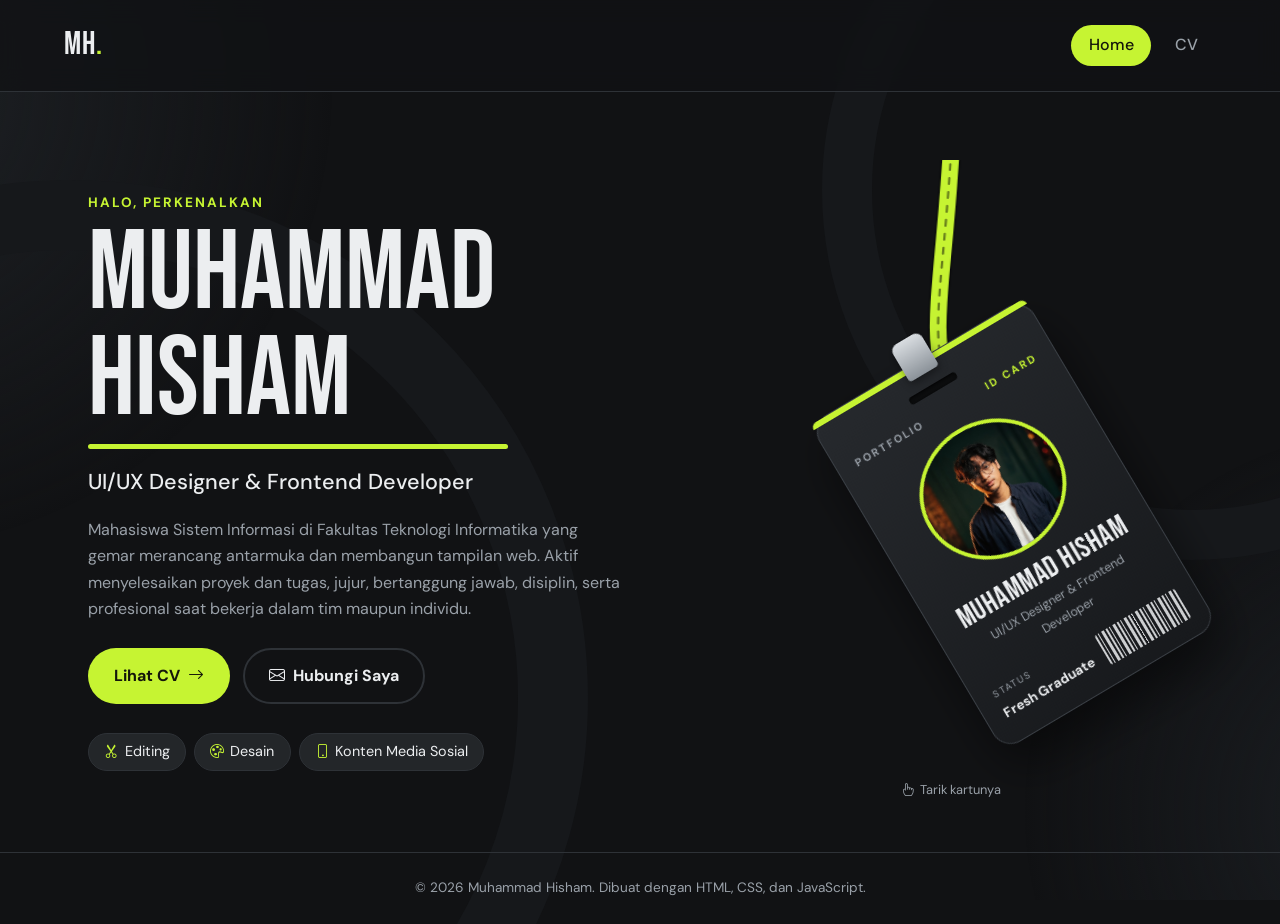
<file: index.html>
<!DOCTYPE html>
<html lang="id">
<head>
    <meta charset="UTF-8">
    <meta name="viewport" content="width=device-width, initial-scale=1">
    <title>Home — Muhammad Hisham</title>

    <link rel="preconnect" href="https://fonts.googleapis.com">
    <link rel="preconnect" href="https://fonts.gstatic.com" crossorigin>
    <link href="https://fonts.googleapis.com/css2?family=Bebas+Neue&family=DM+Sans:wght@400;500;700&display=swap" rel="stylesheet">
    <link rel="stylesheet" href="https://cdn.jsdelivr.net/npm/bootstrap-icons@1.11.3/font/bootstrap-icons.min.css">
    <link rel="stylesheet" href="css/style.css">
</head>
<body>
    <div class="bg-shapes" aria-hidden="true"></div>

    <header class="nav">
        <a href="index.html" class="nav__brand">MH<span>.</span></a>
        <nav class="nav__links">
            <a href="index.html" class="active">Home</a>
            <a href="cv.html">CV</a>
            <!-- Tambahkan menu lain (Proyek, Kontak, dll.) di sini nanti -->
        </nav>
    </header>

    <main>
        <section class="hero">
            <div class="hero__text reveal">
                <span class="eyebrow">Halo, perkenalkan</span>
                <h1 class="hero__name">Muhammad Hisham</h1>
                <span class="rule"></span>
                <p class="hero__role">UI/UX Designer &amp; Frontend Developer</p>
                <p class="hero__intro">
                    Mahasiswa Sistem Informasi di Fakultas Teknologi Informatika yang gemar
                    merancang antarmuka dan membangun tampilan web. Aktif menyelesaikan proyek
                    dan tugas, jujur, bertanggung jawab, disiplin, serta profesional saat bekerja
                    dalam tim maupun individu.
                </p>

                <div class="hero__actions">
                    <a href="cv.html" class="btn btn--primary">
                        Lihat CV <i class="bi bi-arrow-right"></i>
                    </a>
                    <a href="mailto:samsc405@gmail.com" class="btn btn--ghost">
                        <i class="bi bi-envelope"></i> Hubungi Saya
                    </a>
                </div>

                <ul class="chips">
                    <li class="chip"><i class="bi bi-scissors"></i> Editing</li>
                    <li class="chip"><i class="bi bi-palette"></i> Desain</li>
                    <li class="chip"><i class="bi bi-phone"></i> Konten Media Sosial</li>
                </ul>
            </div>

            <!-- Kartu ID bertali -->
            <div class="lanyard-stage" id="lanyard-stage">
                <canvas id="lanyard-canvas"></canvas>

                <div class="id-card" id="lanyard-card">
                    <div class="id-card__clip"></div>
                    <div class="id-card__slot"></div>

                    <div class="id-card__head">
                        <span>PORTFOLIO</span>
                        <span>ID CARD</span>
                    </div>

                    <div class="id-card__photo">
                        <img src="images/foto-hisham.jpg" alt="Foto Muhammad Hisham" draggable="false">
                    </div>

                    <div class="id-card__body">
                        <h3>Muhammad Hisham</h3>
                        <p>UI/UX Designer &amp; Frontend Developer</p>
                    </div>

                    <div class="id-card__foot">
                        <div class="id-card__meta">
                            <small>STATUS</small>
                            <strong>Fresh Graduate</strong>
                        </div>
                        <div class="id-card__barcode"></div>
                    </div>
                </div>

                <span class="lanyard-hint"><i class="bi bi-hand-index"></i> Tarik kartunya</span>
            </div>
        </section>
    </main>

    <footer class="footer">
        © 2026 Muhammad Hisham. Dibuat dengan HTML, CSS, dan JavaScript.
    </footer>

    <script src="js/lanyard.js"></script>
</body>
</html>
</file>
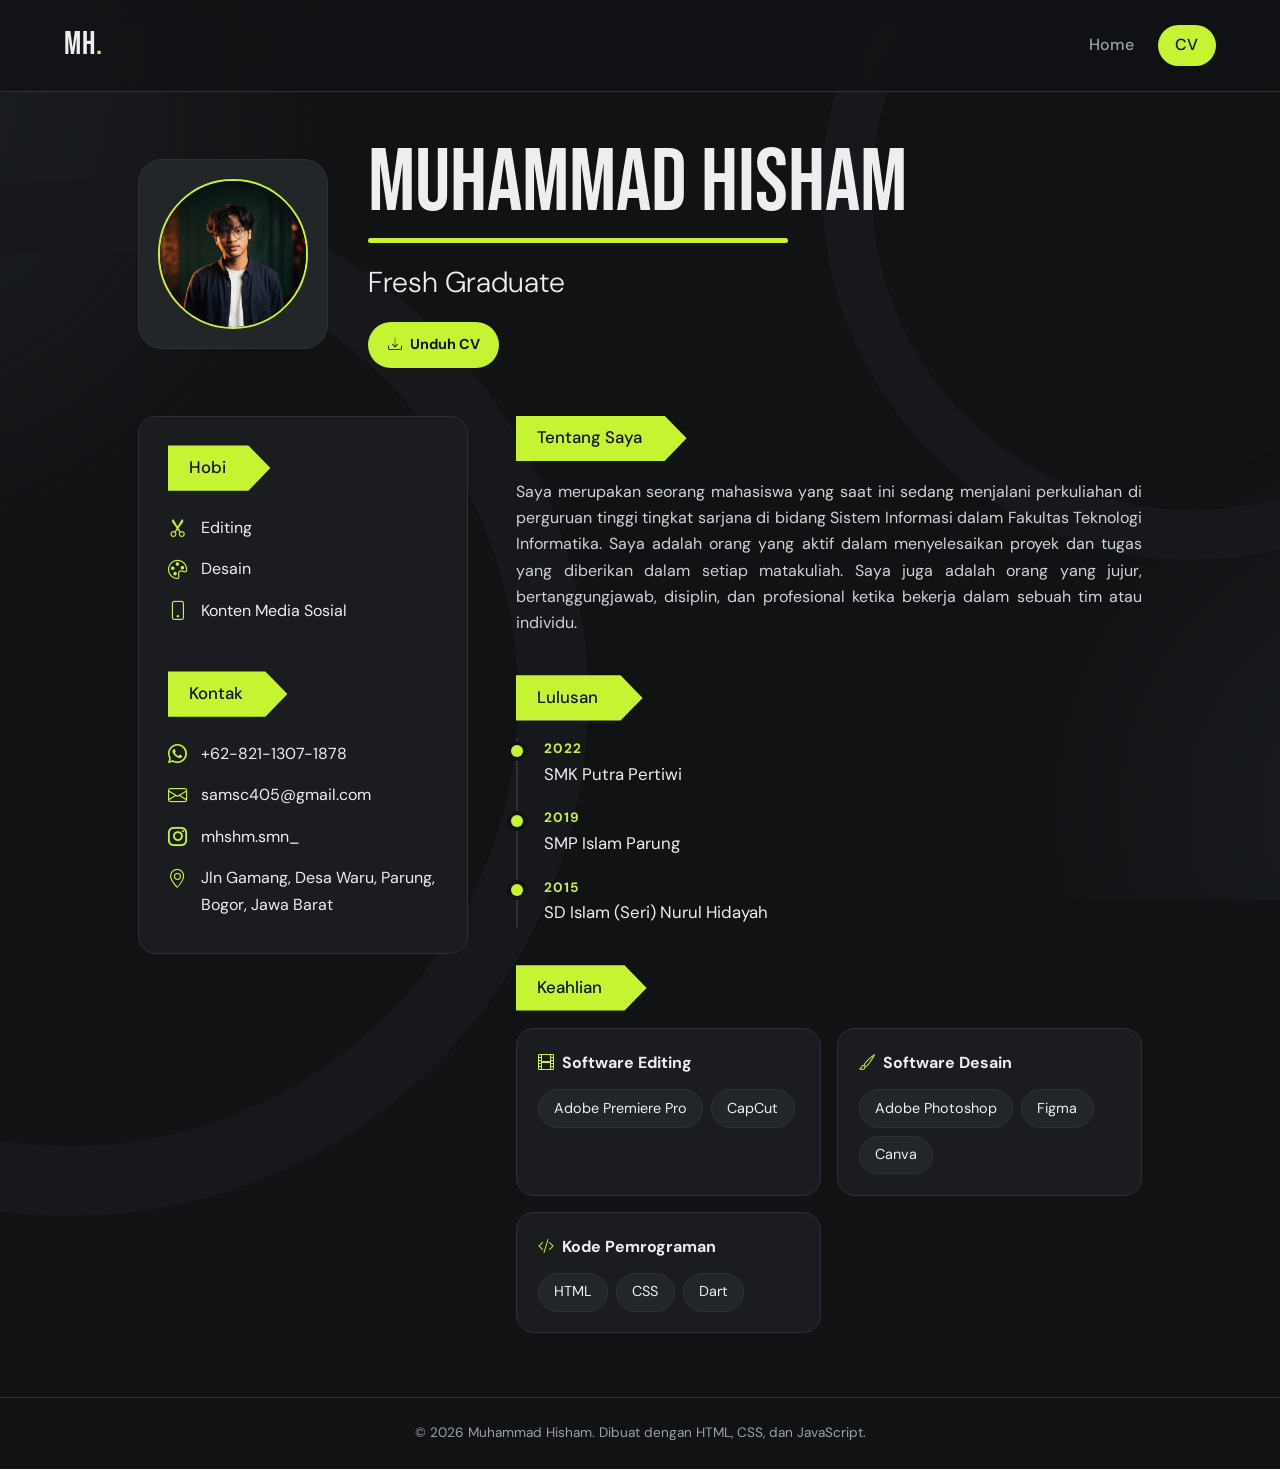
<file: cv.html>
<!DOCTYPE html>
<html lang="id">
<head>
    <meta charset="UTF-8">
    <meta name="viewport" content="width=device-width, initial-scale=1">
    <title>CV — Muhammad Hisham</title>

    <link rel="preconnect" href="https://fonts.googleapis.com">
    <link rel="preconnect" href="https://fonts.gstatic.com" crossorigin>
    <link href="https://fonts.googleapis.com/css2?family=Bebas+Neue&family=DM+Sans:wght@400;500;700&display=swap" rel="stylesheet">
    <link rel="stylesheet" href="https://cdn.jsdelivr.net/npm/bootstrap-icons@1.11.3/font/bootstrap-icons.min.css">
    <link rel="stylesheet" href="css/style.css">
</head>
<body>
    <div class="bg-shapes" aria-hidden="true"></div>

    <header class="nav">
        <a href="index.html" class="nav__brand">MH<span>.</span></a>
        <nav class="nav__links">
            <a href="index.html">Home</a>
            <a href="cv.html" class="active">CV</a>
            <!-- Tambahkan menu lain (Proyek, Kontak, dll.) di sini nanti -->
        </nav>
    </header>

    <main>
        <section class="cv">

            <!-- Header -->
            <div class="cv__header reveal">
                <div class="cv__photo">
                    <img src="images/foto-hisham.jpg" alt="Foto Muhammad Hisham">
                </div>
                <div>
                    <h1 class="cv__name">Muhammad Hisham</h1>
                    <span class="rule"></span>
                    <p class="cv__status">Fresh Graduate</p>
                    <a href="files/CV-Muhammad-Hisham.pdf" class="btn btn--primary btn--sm" download>
                        <i class="bi bi-download"></i> Unduh CV
                    </a>
                </div>
            </div>

            <div class="cv__grid">

                <!-- Kolom kiri -->
                <aside class="cv__side">
                    <div class="reveal">
                        <h2 class="tag">Hobi</h2>
                        <ul class="icon-list">
                            <li><i class="bi bi-scissors"></i> Editing</li>
                            <li><i class="bi bi-palette"></i> Desain</li>
                            <li><i class="bi bi-phone"></i> Konten Media Sosial</li>
                        </ul>
                    </div>

                    <div class="reveal">
                        <h2 class="tag">Kontak</h2>
                        <ul class="contact-list">
                            <li>
                                <i class="bi bi-whatsapp"></i>
                                <a href="https://wa.me/6282113071878" target="_blank" rel="noopener">+62-821-1307-1878</a>
                            </li>
                            <li>
                                <i class="bi bi-envelope"></i>
                                <a href="mailto:samsc405@gmail.com">samsc405@gmail.com</a>
                            </li>
                            <li>
                                <i class="bi bi-instagram"></i>
                                <a href="https://instagram.com/mhshm.smn_" target="_blank" rel="noopener">mhshm.smn_</a>
                            </li>
                            <li>
                                <i class="bi bi-geo-alt"></i>
                                <span>Jln Gamang, Desa Waru, Parung, Bogor, Jawa Barat</span>
                            </li>
                        </ul>
                    </div>
                </aside>

                <!-- Kolom kanan -->
                <div class="cv__main">
                    <div class="reveal">
                        <h2 class="tag">Tentang Saya</h2>
                        <p class="cv__about">
                            Saya merupakan seorang mahasiswa yang saat ini sedang menjalani perkuliahan di
                            perguruan tinggi tingkat sarjana di bidang Sistem Informasi dalam Fakultas
                            Teknologi Informatika. Saya adalah orang yang aktif dalam menyelesaikan proyek
                            dan tugas yang diberikan dalam setiap matakuliah. Saya juga adalah orang yang
                            jujur, bertanggungjawab, disiplin, dan profesional ketika bekerja dalam sebuah
                            tim atau individu.
                        </p>
                    </div>

                    <div class="reveal">
                        <h2 class="tag">Lulusan</h2>
                        <ol class="timeline">
                            <li>
                                <span class="timeline__year">2022</span>
                                <span class="timeline__school">SMK Putra Pertiwi</span>
                            </li>
                            <li>
                                <span class="timeline__year">2019</span>
                                <span class="timeline__school">SMP Islam Parung</span>
                            </li>
                            <li>
                                <span class="timeline__year">2015</span>
                                <span class="timeline__school">SD Islam (Seri) Nurul Hidayah</span>
                            </li>
                        </ol>
                    </div>

                    <div class="reveal">
                        <h2 class="tag">Keahlian</h2>
                        <div class="skills">
                            <div class="skill-card">
                                <h3><i class="bi bi-film"></i> Software Editing</h3>
                                <ul class="chips">
                                    <li class="chip">Adobe Premiere Pro</li>
                                    <li class="chip">CapCut</li>
                                </ul>
                            </div>

                            <div class="skill-card">
                                <h3><i class="bi bi-brush"></i> Software Desain</h3>
                                <ul class="chips">
                                    <li class="chip">Adobe Photoshop</li>
                                    <li class="chip">Figma</li>
                                    <li class="chip">Canva</li>
                                </ul>
                            </div>

                            <div class="skill-card">
                                <h3><i class="bi bi-code-slash"></i> Kode Pemrograman</h3>
                                <ul class="chips">
                                    <li class="chip">HTML</li>
                                    <li class="chip">CSS</li>
                                    <li class="chip">Dart</li>
                                </ul>
                            </div>
                        </div>
                    </div>
                </div>

            </div>
        </section>
    </main>

    <footer class="footer">
        © 2026 Muhammad Hisham. Dibuat dengan HTML, CSS, dan JavaScript.
    </footer>
</body>
</html>
</file>
<file: css/style.css>
:root {
    --bg: #111214;
    --surface: #1a1c1f;
    --surface-2: #232629;
    --line: #2e3237;
    --text: #eceef0;
    --muted: #9aa1a9;
    --accent: #c6f432;
    --accent-ink: #14160a;
    --radius: 18px;
    --font-display: 'Bebas Neue', Impact, sans-serif;
    --font-body: 'DM Sans', system-ui, sans-serif;
}

* { box-sizing: border-box; margin: 0; padding: 0; }
html { scroll-behavior: smooth; }

body {
    font-family: var(--font-body);
    background: var(--bg);
    color: var(--text);
    line-height: 1.65;
    min-height: 100vh;
    display: flex;
    flex-direction: column;
    overflow-x: hidden;
}
main { flex: 1; }
a { color: inherit; text-decoration: none; }
ul, ol { list-style: none; }
img { max-width: 100%; display: block; }

/* Bentuk lengkung latar, terinspirasi dari swoosh di CV */
.bg-shapes {
    position: fixed; inset: 0; z-index: -1; pointer-events: none;
    background:
        radial-gradient(60vw 60vw at -10% 10%, #1e2125 0%, transparent 60%),
        radial-gradient(50vw 50vw at 110% 90%, #1b1e22 0%, transparent 60%);
}
.bg-shapes::before,
.bg-shapes::after {
    content: ""; position: absolute; border-radius: 50%;
    border: 70px solid #16181b;
}
.bg-shapes::before { width: 70vw; height: 70vw; left: -35vw; top: 20vh; }
.bg-shapes::after  { width: 50vw; height: 50vw; right: -22vw; top: -20vh; border-width: 50px; }

/* ---------- Nav ---------- */
.nav {
    display: flex; align-items: center; justify-content: space-between;
    padding: 1.2rem clamp(1.2rem, 5vw, 4rem);
    position: sticky; top: 0; z-index: 50;
    background: rgba(17, 18, 20, .75);
    backdrop-filter: blur(12px);
    border-bottom: 1px solid var(--line);
}
.nav__brand { font-family: var(--font-display); font-size: 2rem; letter-spacing: 1px; }
.nav__brand span { color: var(--accent); }
.nav__links { display: flex; gap: .4rem; }
.nav__links a {
    padding: .45rem 1.1rem; border-radius: 999px;
    color: var(--muted); font-weight: 500; transition: .2s;
}
.nav__links a:hover { color: var(--text); }
.nav__links a.active { background: var(--accent); color: var(--accent-ink); }

/* ---------- Elemen umum ---------- */
.rule { display: block; height: 5px; width: min(100%, 420px); background: var(--accent); border-radius: 3px; margin: .6rem 0 1rem; }

.tag {
    display: inline-block;
    font-family: var(--font-body); font-weight: 500; font-size: 1.05rem;
    background: var(--accent); color: var(--accent-ink);
    padding: .55rem 2.8rem .55rem 1.3rem;
    clip-path: polygon(0 0, calc(100% - 22px) 0, 100% 50%, calc(100% - 22px) 100%, 0 100%);
    margin-bottom: 1.1rem;
}

.btn {
    display: inline-flex; align-items: center; gap: .5rem;
    padding: .8rem 1.5rem; border-radius: 999px; font-weight: 700;
    border: 2px solid transparent; transition: .2s; cursor: pointer;
}
.btn--primary { background: var(--accent); color: var(--accent-ink); }
.btn--primary:hover { transform: translateY(-2px); box-shadow: 0 8px 24px rgba(198, 244, 50, .25); }
.btn--ghost { border-color: var(--line); color: var(--text); }
.btn--ghost:hover { border-color: var(--accent); color: var(--accent); }
.btn--sm { padding: .55rem 1.1rem; font-size: .9rem; }

.chips { display: flex; flex-wrap: wrap; gap: .5rem; }
.chip {
    display: inline-flex; align-items: center; gap: .4rem;
    padding: .4rem .95rem; border-radius: 999px;
    background: var(--surface-2); border: 1px solid var(--line);
    font-size: .9rem;
}
.chip i { color: var(--accent); }

.reveal { animation: rise .7s ease both; }
@keyframes rise { from { opacity: 0; transform: translateY(18px); } to { opacity: 1; transform: none; } }

/* ---------- HOME ---------- */
.hero {
    max-width: 1200px; margin: 0 auto;
    padding: 3rem clamp(1.2rem, 5vw, 3rem) 2rem;
    display: grid; grid-template-columns: 1.1fr .9fr; gap: 2rem; align-items: center;
    min-height: calc(100vh - 140px);
}
.eyebrow { color: var(--accent); font-weight: 700; letter-spacing: 2px; text-transform: uppercase; font-size: .85rem; }
.hero__name { font-family: var(--font-display); font-weight: 400; font-size: clamp(3.5rem, 9vw, 7rem); line-height: .95; margin-top: .4rem; }
.hero__role { font-size: 1.35rem; font-weight: 500; }
.hero__intro { color: var(--muted); max-width: 540px; margin: 1rem 0 1.6rem; }
.hero__actions { display: flex; flex-wrap: wrap; gap: .8rem; margin-bottom: 1.8rem; }

/* ---------- Kartu ID bertali ---------- */
.lanyard-stage {
    position: relative; width: 100%; height: 640px;
    user-select: none; -webkit-user-select: none;
}
#lanyard-canvas { position: absolute; inset: 0; width: 100%; height: 100%; pointer-events: none; }

.id-card {
    position: absolute; left: 0; top: 0;
    width: 250px; height: 380px;
    border-radius: 20px;
    background: linear-gradient(160deg, #26292d 0%, #17191c 100%);
    border: 1px solid #3a3f45;
    box-shadow: 0 25px 50px rgba(0, 0, 0, .5), inset 0 1px 0 rgba(255, 255, 255, .06);
    padding: 1.6rem 1.2rem 1.1rem;
    display: flex; flex-direction: column; gap: .8rem;
    cursor: grab; touch-action: none; will-change: transform;
    overflow: visible;
}
.id-card.is-dragging { cursor: grabbing; }
.id-card::before { /* garis aksen */
    content: ""; position: absolute; left: 0; right: 0; top: 0; height: 6px;
    background: var(--accent); border-radius: 20px 20px 0 0;
}
.id-card__clip {
    position: absolute; top: -26px; left: 50%; transform: translateX(-50%);
    width: 34px; height: 40px; border-radius: 8px 8px 4px 4px;
    background: linear-gradient(180deg, #d9dde1, #8b9299);
    box-shadow: 0 3px 8px rgba(0, 0, 0, .4);
}
.id-card__slot {
    width: 54px; height: 9px; border-radius: 6px; margin: .1rem auto 0;
    background: #0b0c0d; box-shadow: inset 0 1px 3px rgba(0, 0, 0, .8);
}
.id-card__head {
    display: flex; justify-content: space-between;
    font-size: .68rem; letter-spacing: 2px; color: var(--muted); font-weight: 700;
}
.id-card__head span:last-child { color: var(--accent); }
.id-card__photo {
    width: 150px; height: 150px; margin: 0 auto; border-radius: 50%;
    border: 4px solid var(--accent); overflow: hidden; background: #333;
}
.id-card__photo img { width: 100%; height: 100%; object-fit: cover; pointer-events: none; }
.id-card__body { text-align: center; }
.id-card__body h3 { font-family: var(--font-display); font-weight: 400; font-size: 1.9rem; line-height: 1; letter-spacing: .5px; }
.id-card__body p { color: var(--muted); font-size: .78rem; margin-top: .25rem; }
.id-card__foot { margin-top: auto; display: flex; justify-content: space-between; align-items: flex-end; gap: .8rem; }
.id-card__meta small { display: block; font-size: .6rem; letter-spacing: 2px; color: var(--muted); }
.id-card__meta strong { font-size: .85rem; }
.id-card__barcode {
    flex: 1; max-width: 110px; height: 34px; border-radius: 3px;
    background: repeating-linear-gradient(90deg,
        var(--text) 0 2px, transparent 2px 4px,
        var(--text) 4px 5px, transparent 5px 8px,
        var(--text) 8px 11px, transparent 11px 13px);
    opacity: .85;
}
.lanyard-hint {
    position: absolute; bottom: 0; left: 50%; transform: translateX(-50%);
    font-size: .8rem; color: var(--muted);
    display: flex; gap: .4rem; align-items: center; pointer-events: none;
}

/* ---------- CV ---------- */
.cv { max-width: 1100px; margin: 0 auto; padding: 3rem clamp(1.2rem, 5vw, 3rem) 4rem; }

.cv__header { display: flex; align-items: center; gap: 2.5rem; margin-bottom: 3rem; flex-wrap: wrap; }
.cv__photo {
    width: 190px; height: 190px; padding: 1.2rem;
    background: var(--surface-2); border-radius: 24px; border: 1px solid var(--line);
}
.cv__photo img { width: 100%; height: 100%; border-radius: 50%; object-fit: cover; border: 2px solid var(--accent); }
.cv__name { font-family: var(--font-display); font-weight: 400; font-size: clamp(3rem, 8vw, 5.5rem); line-height: 1; }
.cv__status { font-size: 1.8rem; font-weight: 300; margin-bottom: 1rem; }

.cv__grid { display: grid; grid-template-columns: 330px 1fr; gap: 3rem; align-items: start; }
.cv__side, .cv__main { display: flex; flex-direction: column; gap: 2.4rem; }
.cv__side {
    background: var(--surface); border: 1px solid var(--line);
    border-radius: var(--radius); padding: 1.8rem;
    position: sticky; top: 90px;
}
.cv__about { text-align: justify; color: #cfd3d7; }

.icon-list li, .contact-list li { display: flex; gap: .9rem; align-items: flex-start; padding: .4rem 0; }
.icon-list i, .contact-list i { color: var(--accent); font-size: 1.2rem; line-height: 1.5; }
.contact-list a:hover { color: var(--accent); }
.contact-list li { word-break: break-word; }

.timeline { position: relative; padding-left: 1.6rem; border-left: 2px solid var(--line); display: flex; flex-direction: column; gap: 1.2rem; }
.timeline li { position: relative; display: flex; flex-direction: column; }
.timeline li::before {
    content: ""; position: absolute; left: calc(-1.6rem - 7px); top: .45rem;
    width: 12px; height: 12px; border-radius: 50%;
    background: var(--accent); box-shadow: 0 0 0 4px var(--bg);
}
.timeline__year { font-size: .85rem; color: var(--accent); font-weight: 700; letter-spacing: 1px; }
.timeline__school { font-size: 1.05rem; }

.skills { display: grid; grid-template-columns: repeat(auto-fit, minmax(240px, 1fr)); gap: 1rem; }
.skill-card { background: var(--surface); border: 1px solid var(--line); border-radius: var(--radius); padding: 1.3rem; transition: .2s; }
.skill-card:hover { border-color: var(--accent); transform: translateY(-3px); }
.skill-card h3 { font-size: 1rem; margin-bottom: .8rem; display: flex; gap: .5rem; align-items: center; }
.skill-card h3 i { color: var(--accent); }

.footer { text-align: center; color: var(--muted); font-size: .85rem; padding: 1.5rem; border-top: 1px solid var(--line); }

/* ---------- Responsive ---------- */
@media (max-width: 900px) {
    .hero { grid-template-columns: 1fr; min-height: auto; }
    .lanyard-stage { height: 580px; }
    .cv__grid { grid-template-columns: 1fr; }
    .cv__side { position: static; }
}
@media (max-width: 520px) {
    .cv__header { gap: 1.4rem; }
    .cv__photo { width: 140px; height: 140px; padding: .8rem; }
}
</file>
